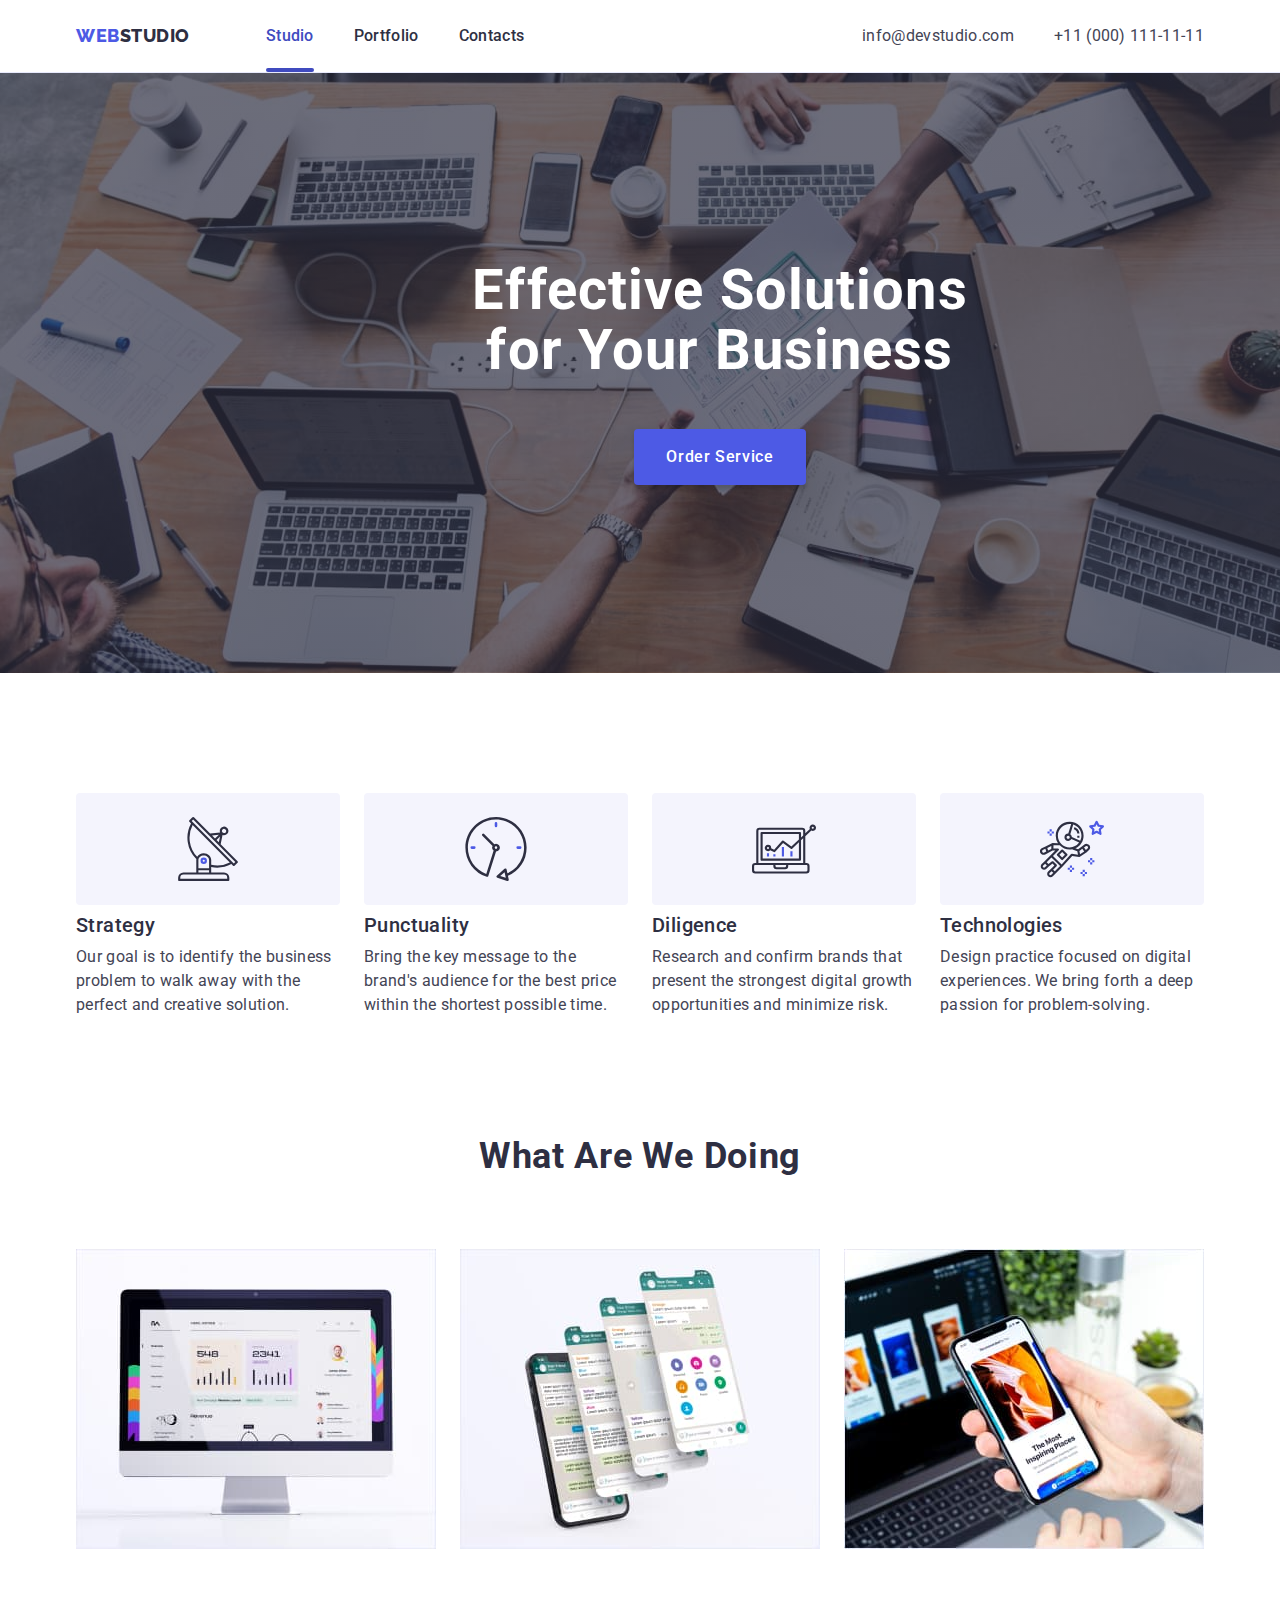
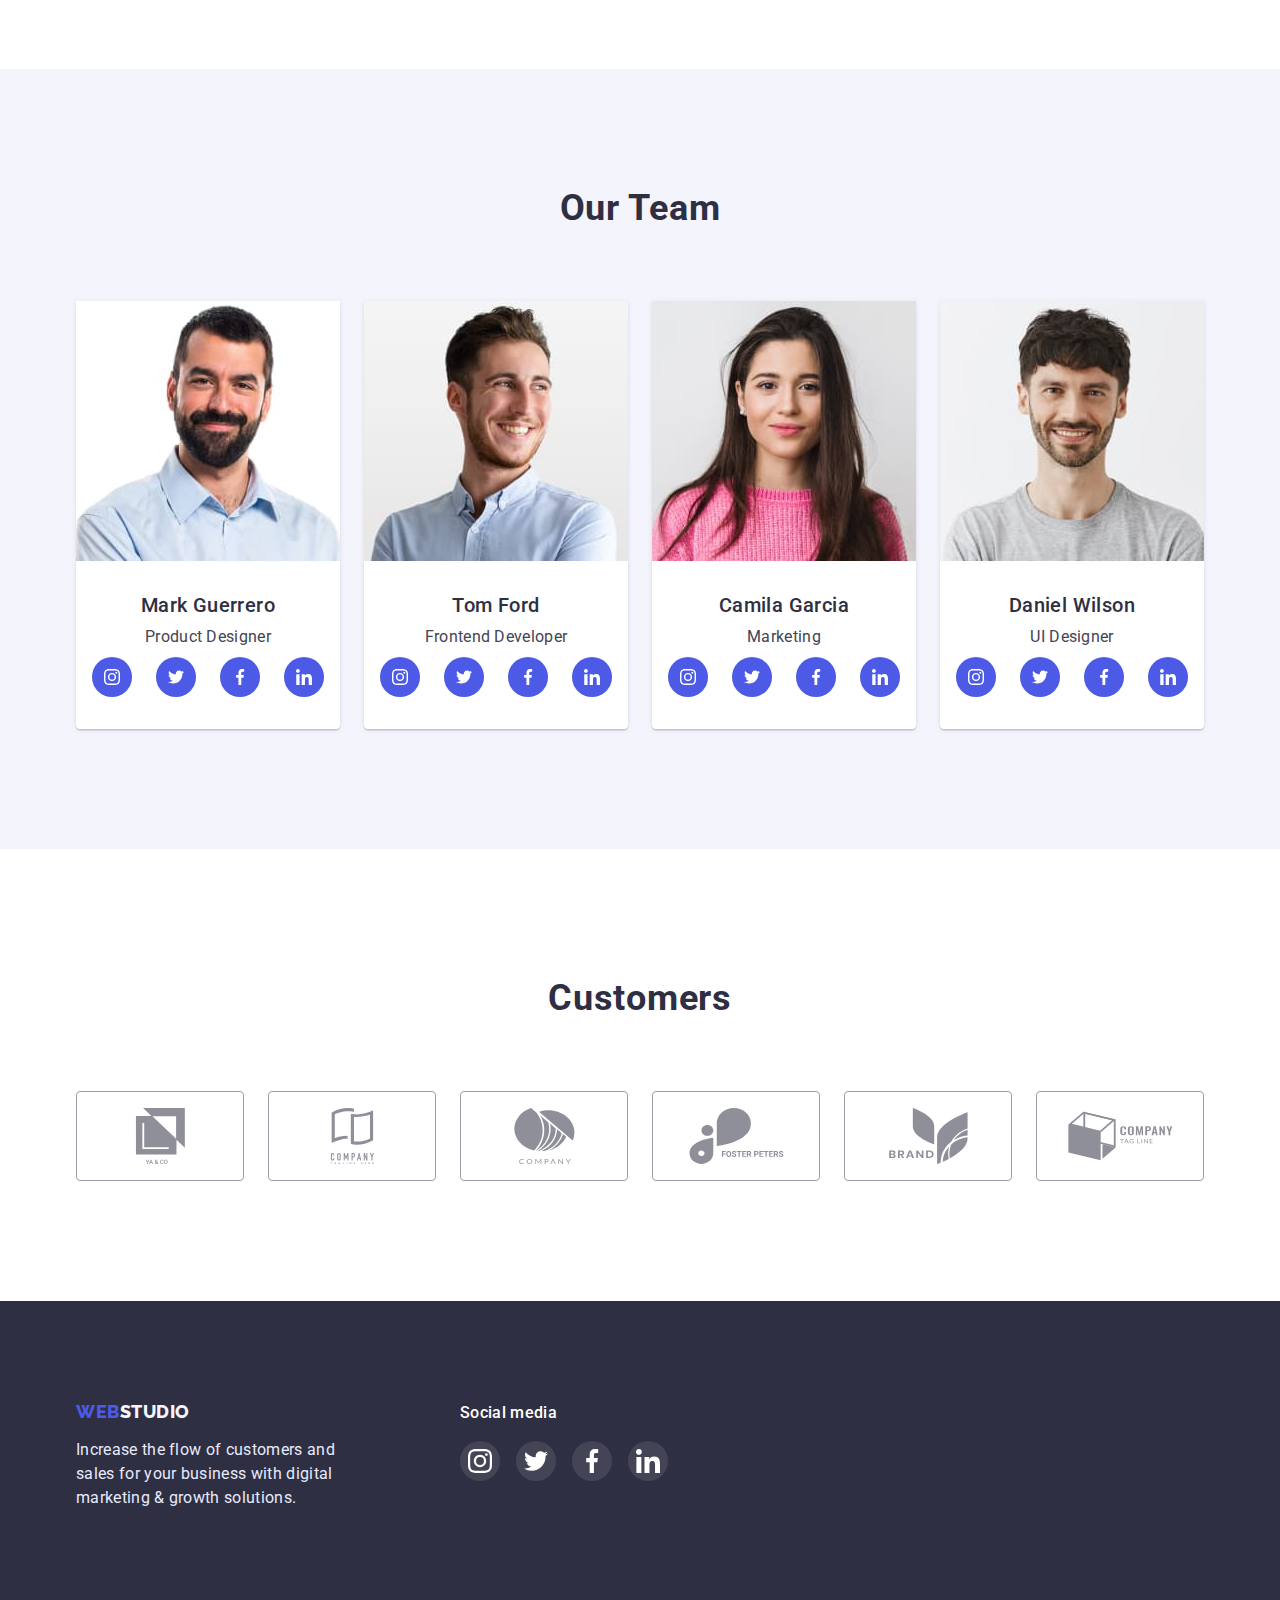
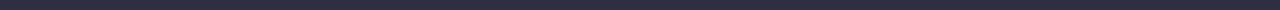
<file: index.html>
<!DOCTYPE html>

<html lang="en">
  <head>
    <meta charset="UTF-8" />
    <meta http-equiv="X-UA-Compatible" content="IE=edge" />
    <meta name="viewport" content="width=device-width, initial-scale=1.0" />
    <title>standard</title>
    <link
      href="
https://cdn.jsdelivr.net/npm/modern-normalize@1.1.0/modern-normalize.min.css
"
      rel="stylesheet"
    />

    <link rel="preconnect" href="https://fonts.googleapis.com" />
    <link rel="preconnect" href="https://fonts.gstatic.com" crossorigin />

    <link
      href="https://fonts.googleapis.com/css2?family=Raleway:wght@800&family=Roboto:wght@400;500;700&display=swap"
      rel="stylesheet"
    />

    <link rel="stylesheet" href="css/style.css" />
    <!-- <meta http-equiv="Content-type" content="text/html;charset=UTF-8" /> -->
  </head>
  <body>
    <header class="header">
      <div class="container container-flex">
        <nav class="header-nav container-flex">
          <a class="title link" href="./index.html">Web<span>Studio</span></a>
          <ul class="list container-flex">
            <li class="header-nav-li link">
              <a
                href="./index.html"
                class="header-nav-a header-nav-visited link"
                >Studio</a
              >
            </li>
            <li class="header-nav-li link">
              <a href="./portfolio.html" class="header-nav-a link">Portfolio</a>
            </li>
            <li class="header-nav-li link">
              <a href="" class="header-nav-a link">Contacts</a>
            </li>
          </ul>
        </nav>

        <address class="container-flex">
          <ul class="header-info list container-flex">
            <li class="header-info-li">
              <a href="mailto:info@devstudio.com" class="header-info-a link"
                >info@devstudio.com</a
              >
            </li>
            <li class="header-info-li">
              <a href="tel:+110001111111" class="header-info-a link"
                >+11 (000) 111-11-11</a
              >
            </li>
          </ul>
        </address>
      </div>
    </header>
    <main>
      <section class="introduction">
        <div class="container introduction-container">
          <h1 class="main-title">Effective Solutions for Your Business</h1>
          <button type="button" data-modal-open class="introduction-button">
            Order Service
          </button>
        </div>
      </section>
      <section class="info-text">
        <div class="container">
          <h2 class="hidden-title">info-text</h2>
          <ul class="list container-flex">
            <li class="info-text-li">
              <div class="info-text-logo">
                <svg class="info-text-icon">
                  <use href="./images/icons.svg#icon-antenna"></use>
                </svg>
              </div>
              <h3 class="standard-title">Strategy</h3>
              <p class="standard-text">
                Our goal is to identify the business problem to walk away with
                the perfect and creative solution.
              </p>
            </li>
            <li class="info-text-li">
              <div class="info-text-logo">
                <svg class="info-text-icon">
                  <use href="./images/icons.svg#icon-clock"></use>
                </svg>
              </div>
              <h3 class="standard-title">Punctuality</h3>
              <p class="standard-text">
                Bring the key message to the brand's audience for the best price
                within the shortest possible time.
              </p>
            </li>
            <li class="info-text-li">
              <div class="info-text-logo">
                <svg class="info-text-icon">
                  <use href="./images/icons.svg#icon-diagram"></use>
                </svg>
              </div>
              <h3 class="standard-title">Diligence</h3>
              <p class="standard-text">
                Research and confirm brands that present the strongest digital
                growth opportunities and minimize risk.
              </p>
            </li>
            <li class="info-text-li">
              <div class="info-text-logo">
                <svg class="info-text-icon">
                  <use href="./images/icons.svg#icon-astronaut"></use>
                </svg>
              </div>
              <h3 class="standard-title">Technologies</h3>
              <p class="standard-text">
                Design practice focused on digital experiences. We bring forth a
                deep passion for problem-solving.
              </p>
            </li>
          </ul>
        </div>
      </section>
      <section class="info-pictures">
        <div class="container">
          <h2 class="info-pictures-title">What are we doing</h2>
          <ul class="info-pictures-ul list container-flex">
            <li class="info-pictures-li">
              <img
                src="./images/img-1.jpg"
                alt="the monitor"
                width="360"
                height="300"
              />
            </li>
            <li class="info-pictures-li">
              <img
                src="./images/img-2.jpg"
                alt="phone"
                width="360"
                height="300"
              />
            </li>
            <li class="info-pictures-li">
              <img
                src="./images/img-3.jpg"
                alt="phone and laptop"
                width="360"
                height="300"
              />
            </li>
          </ul>
        </div>
      </section>
      <section class="team">
        <div class="container">
          <h2 class="team-title">Our Team</h2>
          <ul class="team-ul list container-flex">
            <li class="team-li">
              <img
                src="./images/img-people-1.jpg"
                alt="people"
                width="264"
                height="260"
              />
              <div class="team-container-text">
                <h3 class="standard-title">Mark Guerrero</h3>
                <p class="standard-text team-text">Product Designer</p>
                <ul class="team-soc-list list">
                  <li class="team-soc-item">
                    <a class="team-soc-link link" href="#">
                      <svg class="team-soc-icon">
                        <use href="./images/icons.svg#icon-instagram"></use>
                      </svg>
                    </a>
                  </li>
                  <li class="team-soc-item">
                    <a class="team-soc-link link" href="#">
                      <svg class="team-soc-icon">
                        <use href="./images/icons.svg#icon-twitter"></use>
                      </svg>
                    </a>
                  </li>
                  <li class="team-soc-item">
                    <a class="team-soc-link link" href="#">
                      <svg class="team-soc-icon">
                        <use href="./images/icons.svg#icon-facebook"></use>
                      </svg>
                    </a>
                  </li>
                  <li class="team-soc-item">
                    <a class="team-soc-link link" href="#">
                      <svg class="team-soc-icon">
                        <use href="./images/icons.svg#icon-linkedin"></use>
                      </svg>
                    </a>
                  </li>
                </ul>
              </div>
            </li>
            <li class="team-li">
              <img
                src="./images/img-people-2.jpg"
                alt="people"
                width="264"
                height="260"
              />
              <div class="team-container-text">
                <h3 class="standard-title">Tom Ford</h3>
                <p class="standard-text team-text">Frontend Developer</p>
                <ul class="team-soc-list list">
                  <li class="team-soc-item">
                    <a class="team-soc-link link" href="#">
                      <svg class="team-soc-icon">
                        <use href="./images/icons.svg#icon-instagram"></use>
                      </svg>
                    </a>
                  </li>
                  <li class="team-soc-item">
                    <a class="team-soc-link link" href="#">
                      <svg class="team-soc-icon">
                        <use href="./images/icons.svg#icon-twitter"></use>
                      </svg>
                    </a>
                  </li>
                  <li class="team-soc-item">
                    <a class="team-soc-link link" href="#">
                      <svg class="team-soc-icon">
                        <use href="./images/icons.svg#icon-facebook"></use>
                      </svg>
                    </a>
                  </li>
                  <li class="team-soc-item">
                    <a class="team-soc-link link" href="#">
                      <svg class="team-soc-icon">
                        <use href="./images/icons.svg#icon-linkedin"></use>
                      </svg>
                    </a>
                  </li>
                </ul>
              </div>
            </li>
            <li class="team-li">
              <img
                src="./images/img-people-3.jpg"
                alt="people"
                width="264"
                height="260"
              />
              <div class="team-container-text">
                <h3 class="standard-title">Camila Garcia</h3>
                <p class="standard-text team-text">Marketing</p>
                <ul class="team-soc-list list">
                  <li class="team-soc-item">
                    <a class="team-soc-link link" href="#">
                      <svg class="team-soc-icon">
                        <use href="./images/icons.svg#icon-instagram"></use>
                      </svg>
                    </a>
                  </li>
                  <li class="team-soc-item">
                    <a class="team-soc-link link" href="#">
                      <svg class="team-soc-icon">
                        <use href="./images/icons.svg#icon-twitter"></use>
                      </svg>
                    </a>
                  </li>
                  <li class="team-soc-item">
                    <a class="team-soc-link link" href="#">
                      <svg class="team-soc-icon">
                        <use href="./images/icons.svg#icon-facebook"></use>
                      </svg>
                    </a>
                  </li>
                  <li class="team-soc-item">
                    <a class="team-soc-link link" href="#">
                      <svg class="team-soc-icon">
                        <use href="./images/icons.svg#icon-linkedin"></use>
                      </svg>
                    </a>
                  </li>
                </ul>
              </div>
            </li>
            <li class="team-li">
              <img
                src="./images/img-people-4.jpg"
                alt="people"
                width="264"
                height="260"
              />
              <div class="team-container-text">
                <h3 class="standard-title">Daniel Wilson</h3>
                <p class="standard-text team-text">UI Designer</p>
                <ul class="team-soc-list list">
                  <li class="team-soc-item">
                    <a class="team-soc-link link" href="#">
                      <svg class="team-soc-icon">
                        <use href="./images/icons.svg#icon-instagram"></use>
                      </svg>
                    </a>
                  </li>
                  <li class="team-soc-item">
                    <a class="team-soc-link link" href="#">
                      <svg class="team-soc-icon">
                        <use href="./images/icons.svg#icon-twitter"></use>
                      </svg>
                    </a>
                  </li>
                  <li class="team-soc-item">
                    <a class="team-soc-link link" href="#">
                      <svg class="team-soc-icon">
                        <use href="./images/icons.svg#icon-facebook"></use>
                      </svg>
                    </a>
                  </li>
                  <li class="team-soc-item">
                    <a class="team-soc-link link" href="#">
                      <svg class="team-soc-icon">
                        <use href="./images/icons.svg#icon-linkedin"></use>
                      </svg>
                    </a>
                  </li>
                </ul>
              </div>
            </li>
          </ul>
        </div>
      </section>
      <section class="customers">
        <div class="container">
          <h2 class="customers-title">Customers</h2>
          <ul class="customers-list list">
            <li class="customers-item">
              <a href="#" class="customers-logo">
                <svg class="customers-icon">
                  <use href="./images/icons.svg#icon-Logo"></use>
                </svg>
              </a>
            </li>
            <li class="customers-item">
              <a href="#" class="customers-logo">
                <svg class="customers-icon">
                  <use href="./images/icons.svg#icon-Logo-1"></use>
                </svg>
              </a>
            </li>
            <li class="customers-item">
              <a href="#" class="customers-logo">
                <svg class="customers-icon">
                  <use href="./images/icons.svg#icon-Logo-2"></use>
                </svg>
              </a>
            </li>
            <li class="customers-item">
              <a href="#" class="customers-logo">
                <svg class="customers-icon">
                  <use href="./images/icons.svg#icon-Logo-3"></use>
                </svg>
              </a>
            </li>
            <li class="customers-item">
              <a href="#" class="customers-logo">
                <svg class="customers-icon">
                  <use href="./images/icons.svg#icon-Logo-4"></use>
                </svg>
              </a>
            </li>
            <li class="customers-item">
              <a href="#" class="customers-logo">
                <svg class="customers-icon">
                  <use href="./images/icons.svg#icon-Logo-5"></use>
                </svg>
              </a>
            </li>
          </ul>
        </div>
      </section>
    </main>
    <footer class="footer">
      <div class="container footer-container">
        <div class="footer-container-title">
          <a class="footer-title link" href="./index.html"
            >Web<span class="span">Studio</span></a
          >
          <p class="footer-text standard-text">
            Increase the flow of customers and sales for your business with
            digital marketing & growth solutions.
          </p>
        </div>

        <div class="footer-container-soc">
          <h3 class="footer-title-soc">Social media</h3>
          <ul class="footer-soc-list list">
            <li class="footer-soc-item">
              <a class="footer-soc-link link" href="#">
                <svg class="footer-soc-icon">
                  <use href="./images/icons.svg#icon-instagram"></use>
                </svg>
              </a>
            </li>
            <li class="footer-soc-item">
              <a class="footer-soc-link link" href="#">
                <svg class="footer-soc-icon">
                  <use href="./images/icons.svg#icon-twitter"></use>
                </svg>
              </a>
            </li>
            <li class="footer-soc-item">
              <a class="footer-soc-link link" href="#">
                <svg class="footer-soc-icon">
                  <use href="./images/icons.svg#icon-facebook"></use>
                </svg>
              </a>
            </li>
            <li class="footer-soc-item">
              <a class="footer-soc-link link" href="#">
                <svg class="footer-soc-icon">
                  <use href="./images/icons.svg#icon-linkedin"></use>
                </svg>
              </a>
            </li>
          </ul>
        </div>
      </div>
    </footer>
    <div class="backdrop is-hidden" data-modal>
      <div class="modal">
        <div class="modal-container">
          <button type="button " data-modal-close class="modal-button">
            <svg class="modal-icon">
              <use href="./images/icons.svg#icon-close-black"></use>
            </svg>
          </button>
        </div>
      </div>
    </div>

    <script src="./js/modal.js"></script>
  </body>
</html>
</file>
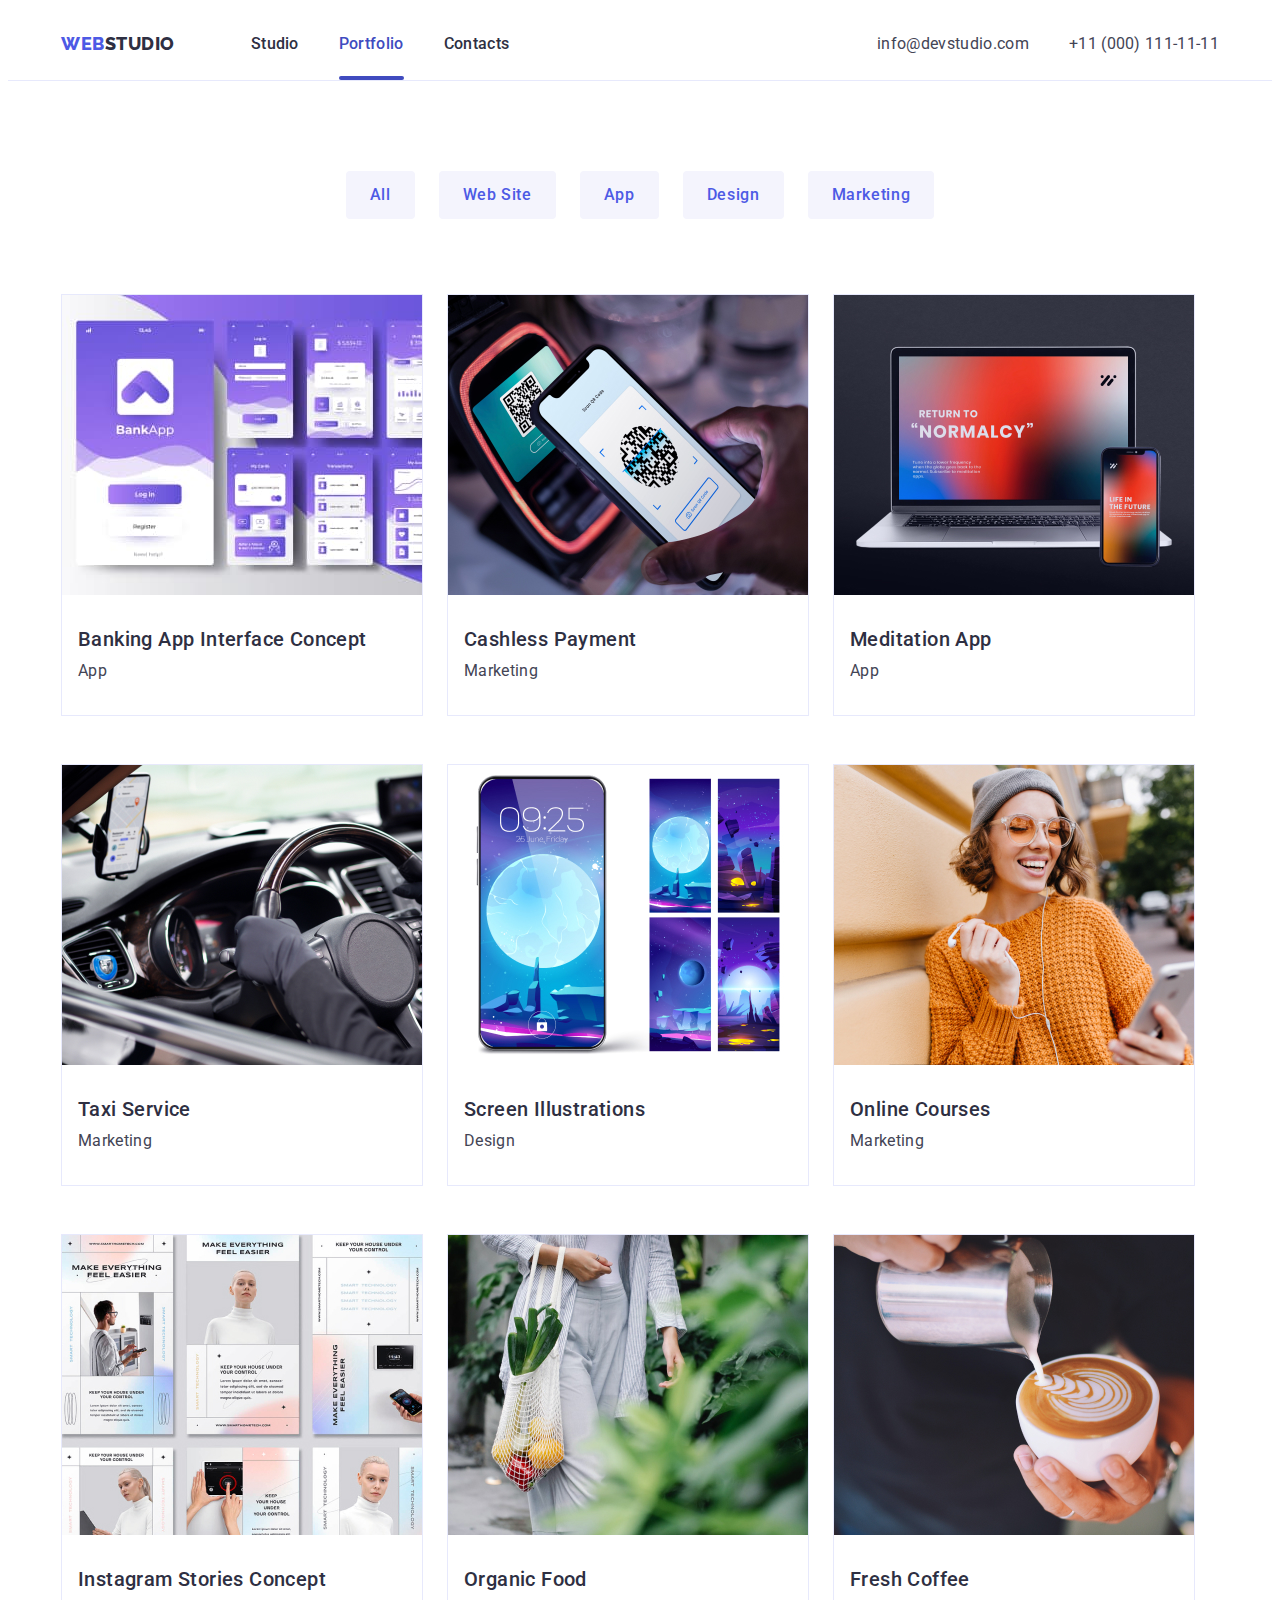
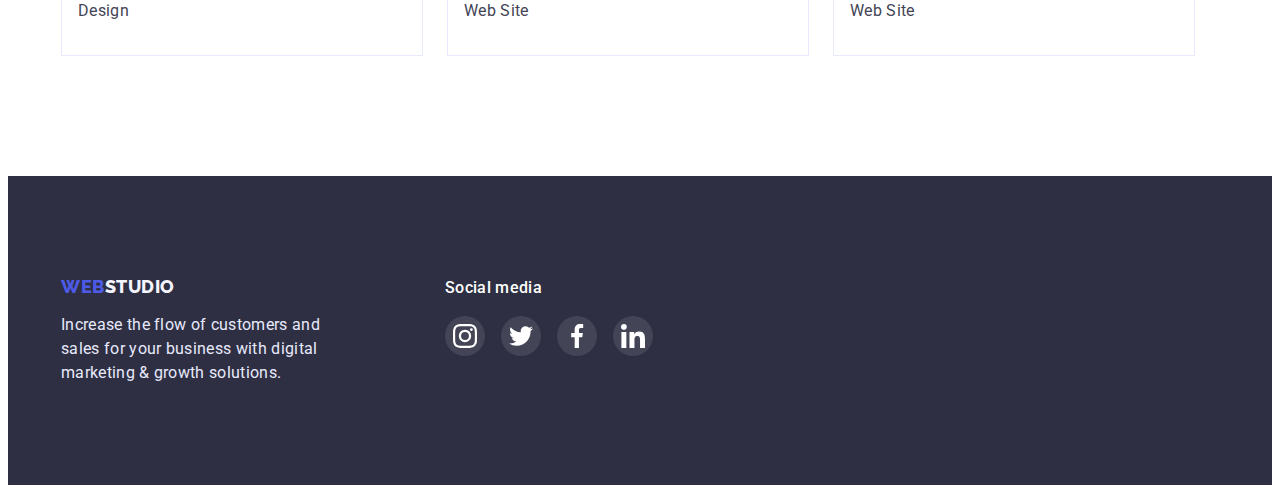
<file: portfolio.html>
<!DOCTYPE html>

<html lang="en">
  <head>
    <meta charset="UTF-8" />
    <meta http-equiv="X-UA-Compatible" content="IE=edge" />
    <meta name="viewport" content="width=device-width, initial-scale=1.0" />
    <title>standard</title>
    <link rel="stylesheet" href="css/style.css" />
    <link rel="preconnect" href="https://fonts.googleapis.com" />
    <link rel="preconnect" href="https://fonts.gstatic.com" crossorigin />
    <link
      href="https://fonts.googleapis.com/css2?family=Raleway:wght@800&family=Roboto:wght@400;500;700&display=swap"
      rel="stylesheet"
    />
    <!-- <meta http-equiv="Content-type" content="text/html;charset=UTF-8" /> -->
  </head>
  <body>
    <header class="header">
      <div class="container container-flex">
        <nav class="header-nav container-flex">
          <a class="title link" href="./index.html">Web<span>Studio</span></a>
          <ul class="list container-flex">
            <li class="header-nav-li link">
              <a href="./index.html" class="header-nav-a link">Studio</a>
            </li>
            <li class="header-nav-li link">
              <a
                href="./portfolio.html"
                class="header-nav-a header-nav-visited link"
                >Portfolio</a
              >
            </li>
            <li class="header-nav-li link">
              <a href="" class="header-nav-a link">Contacts</a>
            </li>
          </ul>
        </nav>

        <address class="container-flex">
          <ul class="header-info list container-flex">
            <li class="header-info-li">
              <a href="mailto:info@devstudio.com" class="header-info-a link"
                >info@devstudio.com</a
              >
            </li>
            <li class="header-info-li">
              <a href="tel:+110001111111" class="header-info-a link"
                >+11 (000) 111-11-11</a
              >
            </li>
          </ul>
        </address>
      </div>
    </header>
    <main>
      <section class="partfolio-main">
        <h1 class="hidden-title">portfolio</h1>
        <div class="container container-button">
          <ul class="list container-flex button-ul">
            <li class="portfolio-li">
              <button type="button" class="portfolio-nav-button">All</button>
            </li>
            <li class="portfolio-li">
              <button type="button" class="portfolio-nav-button">
                Web Site
              </button>
            </li>
            <li class="portfolio-li">
              <button type="button" class="portfolio-nav-button">App</button>
            </li>
            <li class="portfolio-li">
              <button type="button" class="portfolio-nav-button">Design</button>
            </li>
            <li class="portfolio-li">
              <button type="button" class="portfolio-nav-button">
                Marketing
              </button>
            </li>
          </ul>
        </div>
        <div class="container">
          <ul class="list partfolio-container-pictures">
            <li class="portfolio-pictures-li">
              <a href="" class="portfolio-pictures-a link">
                <div class="partfolio-img-box">
                  <div class="partfolio-pictures">
                    <img
                      class="partfolio-pictures-img"
                      src="./images/portfolio/img-1.jpg"
                      alt="app"
                    />
                  </div>
                  <div class="partfolio-overlay">
                    <p class="standard-text partfolio-img-text">
                      14 Stylish and User-Friendly App Design Concepts · Task
                      Manager App · Calorie Tracker App · Exotic Fruit Ecommerce
                      App · Cloud Storage App
                    </p>
                  </div>
                </div>

                <div class="partfolio-pictures-text">
                  <h2 class="standard-title">Banking App Interface Concept</h2>
                  <p class="standard-text">App</p>
                </div>
              </a>
            </li>
            <li class="portfolio-pictures-li">
              <a href="" class="portfolio-pictures-a link">
                <div class="partfolio-img-box">
                  <div class="partfolio-pictures">
                    <img
                      src="./images/portfolio/img-2.jpg"
                      alt="phone"
                      width="360"
                      height="300"
                    />
                  </div>

                  <div class="partfolio-overlay">
                    <p class="standard-text partfolio-img-text">
                      14 Stylish and User-Friendly App Design Concepts · Task
                      Manager App · Calorie Tracker App · Exotic Fruit Ecommerce
                      App · Cloud Storage App
                    </p>
                  </div>
                </div>
                <div class="partfolio-pictures-text">
                  <h2 class="standard-title">Cashless Payment</h2>
                  <p class="standard-text">Marketing</p>
                </div>
              </a>
            </li>
            <li class="portfolio-pictures-li">
              <a href="" class="portfolio-pictures-a link">
                <div class="partfolio-img-box">
                  <div class="partfolio-pictures">
                    <img
                      src="./images/portfolio/img-3.jpg"
                      alt="laptop"
                      width="360"
                      height="300"
                    />
                  </div>
                  <div class="partfolio-overlay">
                    <p class="standard-text partfolio-img-text">
                      14 Stylish and User-Friendly App Design Concepts · Task
                      Manager App · Calorie Tracker App · Exotic Fruit Ecommerce
                      App · Cloud Storage App
                    </p>
                  </div>
                </div>

                <div class="partfolio-pictures-text">
                  <h2 class="standard-title">Meditation App</h2>
                  <p class="standard-text">App</p>
                </div>
              </a>
            </li>
            <li class="portfolio-pictures-li">
              <a href="" class="portfolio-pictures-a link">
                <div class="partfolio-img-box">
                  <div class="partfolio-pictures">
                    <img
                      src="./images/portfolio/img-4.jpg"
                      alt="auto"
                      width="360"
                      height="300"
                    />
                  </div>
                  <div class="partfolio-overlay">
                    <p class="standard-text partfolio-img-text">
                      14 Stylish and User-Friendly App Design Concepts · Task
                      Manager App · Calorie Tracker App · Exotic Fruit Ecommerce
                      App · Cloud Storage App
                    </p>
                  </div>
                </div>

                <div class="partfolio-pictures-text">
                  <h2 class="standard-title">Taxi Service</h2>
                  <p class="standard-text">Marketing</p>
                </div>
              </a>
            </li>
            <li class="portfolio-pictures-li">
              <a href="" class="portfolio-pictures-a link">
                <div class="partfolio-img-box">
                  <div class="partfolio-pictures">
                    <img
                      src="./images/portfolio/img-5.jpg"
                      alt="phone"
                      width="360"
                      height="300"
                    />
                  </div>
                  <div class="partfolio-overlay">
                    <p class="standard-text partfolio-img-text">
                      14 Stylish and User-Friendly App Design Concepts · Task
                      Manager App · Calorie Tracker App · Exotic Fruit Ecommerce
                      App · Cloud Storage App
                    </p>
                  </div>
                </div>

                <div class="partfolio-pictures-text">
                  <h2 class="standard-title">Screen Illustrations</h2>
                  <p class="standard-text">Design</p>
                </div>
              </a>
            </li>
            <li class="portfolio-pictures-li">
              <a href="" class="portfolio-pictures-a link">
                <div class="partfolio-img-box">
                  <div class="partfolio-pictures">
                    <img
                      src="./images/portfolio/img-6.jpg"
                      alt="woman"
                      width="360"
                      height="300"
                    />
                  </div>
                  <div class="partfolio-overlay">
                    <p class="standard-text partfolio-img-text">
                      14 Stylish and User-Friendly App Design Concepts · Task
                      Manager App · Calorie Tracker App · Exotic Fruit Ecommerce
                      App · Cloud Storage App
                    </p>
                  </div>
                </div>

                <div class="partfolio-pictures-text">
                  <h2 class="standard-title">Online Courses</h2>
                  <p class="standard-text">Marketing</p>
                </div>
              </a>
            </li>
            <li class="portfolio-pictures-li">
              <a href="" class="portfolio-pictures-a link">
                <div class="partfolio-img-box">
                  <div class="partfolio-pictures">
                    <img
                      src="./images/portfolio/img-7.jpg"
                      alt="woman"
                      width="360"
                      height="300"
                    />
                  </div>
                  <div class="partfolio-overlay">
                    <p class="standard-text partfolio-img-text">
                      14 Stylish and User-Friendly App Design Concepts · Task
                      Manager App · Calorie Tracker App · Exotic Fruit Ecommerce
                      App · Cloud Storage App
                    </p>
                  </div>
                </div>

                <div class="partfolio-pictures-text">
                  <h2 class="standard-title">Instagram Stories Concept</h2>
                  <p class="standard-text">Design</p>
                </div>
              </a>
            </li>
            <li class="portfolio-pictures-li">
              <a href="" class="portfolio-pictures-a link">
                <div class="partfolio-img-box">
                  <div class="partfolio-pictures">
                    <img
                      src="./images/portfolio/img-8.jpg"
                      alt="woman"
                      width="360"
                      height="300"
                    />
                  </div>
                  <div class="partfolio-overlay">
                    <p class="standard-text partfolio-img-text">
                      14 Stylish and User-Friendly App Design Concepts · Task
                      Manager App · Calorie Tracker App · Exotic Fruit Ecommerce
                      App · Cloud Storage App
                    </p>
                  </div>
                </div>

                <div class="partfolio-pictures-text">
                  <h2 class="standard-title">Organic Food</h2>
                  <p class="standard-text">Web Site</p>
                </div>
              </a>
            </li>
            <li class="portfolio-pictures-li">
              <a href="" class="portfolio-pictures-a link">
                <div class="partfolio-img-box">
                  <div class="partfolio-pictures">
                    <img
                      src="./images/portfolio/img-9.jpg"
                      alt="coffee"
                      width="360"
                      height="300"
                    />
                  </div>
                  <div class="partfolio-overlay">
                    <p class="standard-text partfolio-img-text">
                      14 Stylish and User-Friendly App Design Concepts · Task
                      Manager App · Calorie Tracker App · Exotic Fruit Ecommerce
                      App · Cloud Storage App
                    </p>
                  </div>
                </div>

                <div class="partfolio-pictures-text">
                  <h2 class="standard-title">Fresh Coffee</h2>
                  <p class="standard-text">Web Site</p>
                </div>
              </a>
            </li>
          </ul>
        </div>
      </section>
    </main>
    <footer class="footer">
      <div class="container footer-container">
        <div class="footer-container-title">
          <a class="footer-title link" href="./index.html"
            >Web<span class="span">Studio</span></a
          >
          <p class="footer-text standard-text">
            Increase the flow of customers and sales for your business with
            digital marketing & growth solutions.
          </p>
        </div>

        <div class="footer-container-soc">
          <h3 class="footer-title-soc">Social media</h3>
          <ul class="footer-soc-list list">
            <li class="footer-soc-item">
              <a class="footer-soc-link link" href="#">
                <svg class="footer-soc-icon">
                  <use href="./images/icons.svg#icon-instagram"></use>
                </svg>
              </a>
            </li>
            <li class="footer-soc-item">
              <a class="footer-soc-link link" href="#">
                <svg class="footer-soc-icon">
                  <use href="./images/icons.svg#icon-twitter"></use>
                </svg>
              </a>
            </li>
            <li class="footer-soc-item">
              <a class="footer-soc-link link" href="#">
                <svg class="footer-soc-icon">
                  <use href="./images/icons.svg#icon-facebook"></use>
                </svg>
              </a>
            </li>
            <li class="footer-soc-item">
              <a class="footer-soc-link link" href="#">
                <svg class="footer-soc-icon">
                  <use href="./images/icons.svg#icon-linkedin"></use>
                </svg>
              </a>
            </li>
          </ul>
        </div>
      </div>
    </footer>
  </body>
</html>
</file>
<file: css/style.css>
body {
	font-family: "Roboto", sans-serif;
	/* width: 1440px;
	margin: 0 auto 0 auto; */
	color: #434455;
}

ul,
h1,
h2,
h3,
h4,
button,
p {
	padding: 0;
	margin: 0;
}

img {
	display: block;
}

.container {
	width: 1158px;
	padding: 0 15px;
	margin: 0 auto;
}

.container-flex {
	display: flex;
	justify-content: space-between;
}

.link {
	text-decoration: none;
}

.list {
	list-style: none;
}

.hidden-title {
	visibility: hidden;
	display: none;
}

.standard-title {
	font-weight: 500;
	font-size: 20px;
	margin-bottom: 8px;
	line-height: 1.2;
	letter-spacing: 0.02em;
	color: #2e2f42;
}

.standard-text {
	font-size: 16px;
	line-height: 1.5;
	letter-spacing: 0.02em;
	color: #434455;
}



/* header */

.header {
	padding: 24px 0;
	border-bottom: 1px solid #E7E9FC;
}

/* Nav */

.header-nav {
	align-items: center;
}

.title {
	font-family: "Raleway", sans-serif;
	font-weight: 800;
	font-size: 18px;
	line-height: 1.17;
	letter-spacing: 0.03em;
	text-transform: uppercase;
	color: #4d5ae5;
	margin-right: 76px;
}

.title>span {
	color: #2e2f42;
}

.header-nav-li:not(:last-child) {
	margin-right: 40px;
}

.header-nav-a {
	position: relative;
	display: inline-block;
	font-weight: 500;
	font-size: 16px;
	line-height: 1.5;
	letter-spacing: 0.02em;
	color: #2e2f42;
	transition: color 250ms cubic-bezier(0.4, 0, 0.2, 1);
}

.header-nav-a:hover,
.header-nav-a:focus {
	color: #404bbf;
}

.header-nav-visited {
	color: #404bbf;
}

.header-nav-visited::after {
	content: "";
	display: block;
	position: absolute;
	top: 48px;
	transform: translateY(-100%);
	left: 0;
	width: 100%;
	height: 4px;
	border-radius: 2px;
	background-color: #404bbf;
}



/* Address */

.header-info {
	font-style: normal;
	align-items: center;
}


.header-info-li:not(:last-child) {
	margin-right: 40px;
}

.header-info-a {
	font-size: 16px;
	line-height: 1.5;
	letter-spacing: 0.02em;
	color: #434455;
	transition: color 250ms cubic-bezier(0.4, 0, 0.2, 1);
}

.header-info-a:hover,
.header-info-a:focus {
	color: #404bbf;

}



/* Main */

/* Introduction */

.introduction {
	padding: 188px 0;
	width: 1440px;
	margin: 0 auto;
	background-image: linear-gradient(rgba(46, 47, 66, 0.7), rgba(46, 47, 66, 0.7)), url('../images/people-office-1.jpg');
	background-position: center;
	background-size: cover;
}

.introduction-container {
	display: flex;
	flex-direction: column;
	justify-content: center;
	align-items: center;
}

.main-title {
	display: flex;
	margin-bottom: 48px;

	width: 500px;
	font-size: 56px;
	line-height: 1.07;
	text-align: center;
	letter-spacing: 0.02em;
	color: #ffffff;
}

.introduction-button {
	padding: 16px 32px;
	background-color: #4d5ae5;
	box-shadow: 0px 4px 4px rgba(0, 0, 0, 0.15);
	border-radius: 4px;
	border: none;

	font-family: "Roboto", sans-serif;
	font-weight: 500;
	font-size: 16px;
	line-height: 1.5;
	letter-spacing: 0.04em;
	color: #ffffff;
	cursor: pointer;
	transition: background-color 250ms cubic-bezier(0.4, 0, 0.2, 1);
}

.introduction-button:hover,
.introduction-button::after {
	background-color: #404BBF;
}

/* Info-text */

.info-text {
	padding: 120px 0 60px 0;
}

.info-text-logo {
	width: 264px;
	padding: 24px 0;
	background: #F4F4FD;
	border-radius: 4px;
	display: flex;
	align-items: center;
	justify-content: center;
	margin-bottom: 8px;
}

.info-text-icon {
	width: 64px;
	height: 64px;
}

.info-text-li {
	width: 264px;
}

.info-text-li:not(:last-child) {
	margin-right: 24px;
}

/* Info-pictures */

.info-pictures {
	padding: 60px 0 120px 0;
}

.info-pictures-title {
	margin-bottom: 72px;

	font-size: 36px;
	line-height: 1.11;
	text-align: center;
	letter-spacing: 0.02em;
	text-transform: capitalize;
	color: #2e2f42;
}

.info-pictures-li:not(:last-child) {
	margin-right: 24px;
}

/* Team */

.team {
	padding: 120px 0 120px 0;
	background-color: #F4F4FD;
}

.team-title {
	margin-bottom: 72px;

	font-size: 36px;
	line-height: 1.11;
	letter-spacing: 0.02em;
	text-align: center;
	text-transform: capitalize;
	color: #2e2f42;
}

.team-li {
	background-color: #ffffff;
	box-shadow: 0px 1px 6px rgba(46, 47, 66, 0.08), 0px 1px 1px rgba(46, 47, 66, 0.16), 0px 2px 1px rgba(46, 47, 66, 0.08);
	border-radius: 0px 0px 4px 4px;
	text-align: center;
}

.team-li:not(:last-child) {
	margin-right: 24px;
}

.team-text {
	margin-bottom: 8px;
}

.team-soc-list {
	display: flex;
	justify-content: center;
	gap: 24px;
}

.team-soc-item {
	width: 40px;
	height: 40px;
}

.team-soc-link {
	display: block;
	width: 100%;
	height: 100%;
	border-radius: 50%;
	background-color: #4D5AE5;

	display: flex;
	align-items: center;
	justify-content: center;
	transition: background-color 250ms cubic-bezier(0.4, 0, 0.2, 1);
}

.team-soc-link:hover,
.team-soc-link:focus {
	background-color: #404BBF;
}

.team-soc-icon {
	fill: #ffffff;
	width: 16px;
	height: 16px;
}



.team-container-text {
	padding: 32px 0px;
}


/* customers */

.customers {
	padding: 130px 0 120px 0;
}

.customers-title {
	font-size: 36px;
	line-height: 1.11;
	letter-spacing: 0.02em;
	text-align: center;
	text-transform: capitalize;
	color: #2e2f42;

	text-align: center;
	margin-bottom: 72px;
}

.customers-list {
	display: flex;
	justify-content: space-between;
	gap: 24px;
}

.customers-item {
	width: 168px;
}

.customers-logo {
	display: flex;
	width: 100%;
	padding: 16px 0;

	border: 1px solid #9C9DA6;
	border-radius: 4px;
	align-items: center;
	justify-content: center;
	transition: border 250ms cubic-bezier(0.4, 0, 0.2, 1);
}

.customers-icon {
	width: 104px;
	height: 56px;
	fill: #8E8F99;
	transition: fill 250ms cubic-bezier(0.4, 0, 0.2, 1);
}

.customers-logo:hover,
.customers-logo:focus {
	border: 1px solid #404BBF;
}

.customers-logo:hover .customers-icon,
.customers-logo:focus .customers-icon {
	fill: #404BBF;
}



/* footer */

.footer {
	background-color: #2e2f42;
	padding: 100px 0;
}

.footer-container {
	display: flex;
}

/* Footer title*/

.footer-container-title {
	margin-right: 120px;
}

.footer-container-text {
	width: 264px;
	margin: 0;
}

.footer-title {
	font-family: "Raleway", sans-serif;
	font-weight: 800;
	font-size: 18px;
	line-height: 1.17;
	letter-spacing: 0.03em;
	text-transform: uppercase;
	color: #4d5ae5;
}

.footer-title>span {
	color: #f4f4fd;
}

.footer-text {
	width: 264px;
	color: #E7E9FC;
	margin-top: 16px;
}

/* footer soc */

.footer-container-soc {}

.footer-title-soc {
	font-weight: 500;
	font-size: 16px;
	margin-bottom: 16px;
	line-height: 1.5;
	letter-spacing: 0.02em;
	color: #ffffff;
}

.footer-soc-list {
	display: flex;
	justify-content: center;
	gap: 16px;
}

.footer-soc-item {
	width: 40px;
	height: 40px;
}

.footer-soc-link {
	width: 100%;
	height: 100%;
	border-radius: 50%;
	background-color: #434455;

	display: flex;
	align-items: center;
	justify-content: center;
	transition: background-color 250ms cubic-bezier(0.4, 0, 0.2, 1);
}

.footer-soc-link:hover,
.footer-soc-link:focus {
	background-color: #31D0AA;
}

.footer-soc-icon {
	fill: #ffffff;
	width: 24px;
	height: 24px;
}





/* Backdrop */

.backdrop {
	position: fixed;
	top: 0;
	width: 100%;
	height: 100%;
	background: rgba(46, 47, 66, 0.4);
	transition: opacity 250ms cubic-bezier(0.4, 0, 0.2, 1), visibility 250ms cubic-bezier(0.4, 0, 0.2, 1), pointer-events 250ms cubic-bezier(0.4, 0, 0.2, 1);
}

.modal {
	position: absolute;
	top: 50%;
	left: 50%;
	transform: translate(-50%, -50%) scale(1);
	width: 408px;
	min-height: 576px;
	padding: 24px 0;
	transition: transform 250ms cubic-bezier(0.4, 0, 0.2, 1);

	background: #FCFCFC;
	box-shadow: 0px 1px 1px rgba(0, 0, 0, 0.14), 0px 1px 3px rgba(0, 0, 0, 0.12), 0px 2px 1px rgba(0, 0, 0, 0.2);
	border-radius: 4px;
}

.backdrop.is-hidden .modal {
	transform: translate(-50%, -50%) scale(0);
}

.modal-container {
	width: 360px;
	margin: 0 auto;
}

.modal-button {
	display: block;
	margin-left: auto;
	width: 24px;
	height: 24px;
	border-radius: 24px;
	background: #E7E9FC;
	border: 1px solid rgba(0, 0, 0, 0.1);

	display: flex;
	align-items: center;
	justify-content: center;
}

.modal-icon {
	width: 8px;
	height: 8px;
	fill: #000000;
}

.is-hidden {
	opacity: 0;
	visibility: hidden;
	pointer-events: none;
}








/* Portfolio */

.partfolio-main {
	padding: 90px 0 120px 0;
}

.button-ul {
	justify-content: center;
}

.container-button {
	margin-bottom: 75px;
}

.portfolio-li:not(:last-child) {
	margin-right: 24px;
}

.portfolio-nav-button {
	padding: 12px 24px;
	background-color: #F4F4FD;
	border: 1px solid #E7E9FC;
	border-radius: 4px;

	font-family: "Roboto", sans-serif;
	font-weight: 500;
	font-size: 16px;
	line-height: 1.5;
	letter-spacing: 0.04em;
	color: #4d5ae5;
	cursor: pointer;
	border: none;
	transition: background-color 250ms cubic-bezier(0.4, 0, 0.2, 1),
		color 250ms cubic-bezier(0.4, 0, 0.2, 1);
}

.portfolio-nav-button:hover,
.portfolio-nav-button:focus {
	background-color: #404BBF;
	color: #FFFFFF;
}

/* Pictures */

.portfolio-pictures-li {
	width: 360px;
	border: 1px solid #E7E9FC;
	transition: box-shadow 250ms cubic-bezier(0.4, 0, 0.2, 1);
}

.portfolio-pictures-li:hover,
.portfolio-pictures-li:focus {
	box-shadow: 0px 1px 6px rgba(46, 47, 66, 0.08), 0px 1px 1px rgba(46, 47, 66, 0.16), 0px 2px 1px rgba(46, 47, 66, 0.08);
}

.portfolio-pictures-li:not(:nth-child(3n)) {
	margin-right: 24px;
}

.portfolio-pictures-li:not(:nth-child(n+7)) {
	margin-bottom: 48px;
}

.partfolio-img-box {
	position: relative;
	overflow: hidden;
	width: 360px;
	height: 300px;
}

.partfolio-pictures {
	position: absolute;
	display: block;
	top: 0;
	left: 0;
	width: 100%;
	height: 100%;
	transform: translateY(0);
	transition: transform 250ms cubic-bezier(0.4, 0, 0.2, 1);
}

.partfolio-pictures-img {
	width: 100%;
	height: 100%;
	display: block;
}

.portfolio-pictures-li:hover .partfolio-pictures,
.portfolio-pictures-a:focus .partfolio-pictures {
	transform: translateY(-100%);
}

.partfolio-overlay {
	position: absolute;
	box-sizing: border-box;
	top: 0;
	left: 0;
	width: 100%;
	height: 100%;

	padding: 40px 32px;
	background-color: #4D5AE5;
	transform: translateY(100%);
	transition: transform 250ms cubic-bezier(0.4, 0, 0.2, 1);
}

.partfolio-img-text {
	color: #F4F4FD;
}

.portfolio-pictures-li:hover .partfolio-overlay,
.portfolio-pictures-a:focus .partfolio-overlay {
	transform: translateY(0);
}


.partfolio-container-pictures {
	display: flex;
	flex-wrap: wrap;
}

.partfolio-pictures-text {
	padding: 32px 16px;
}
</file>
